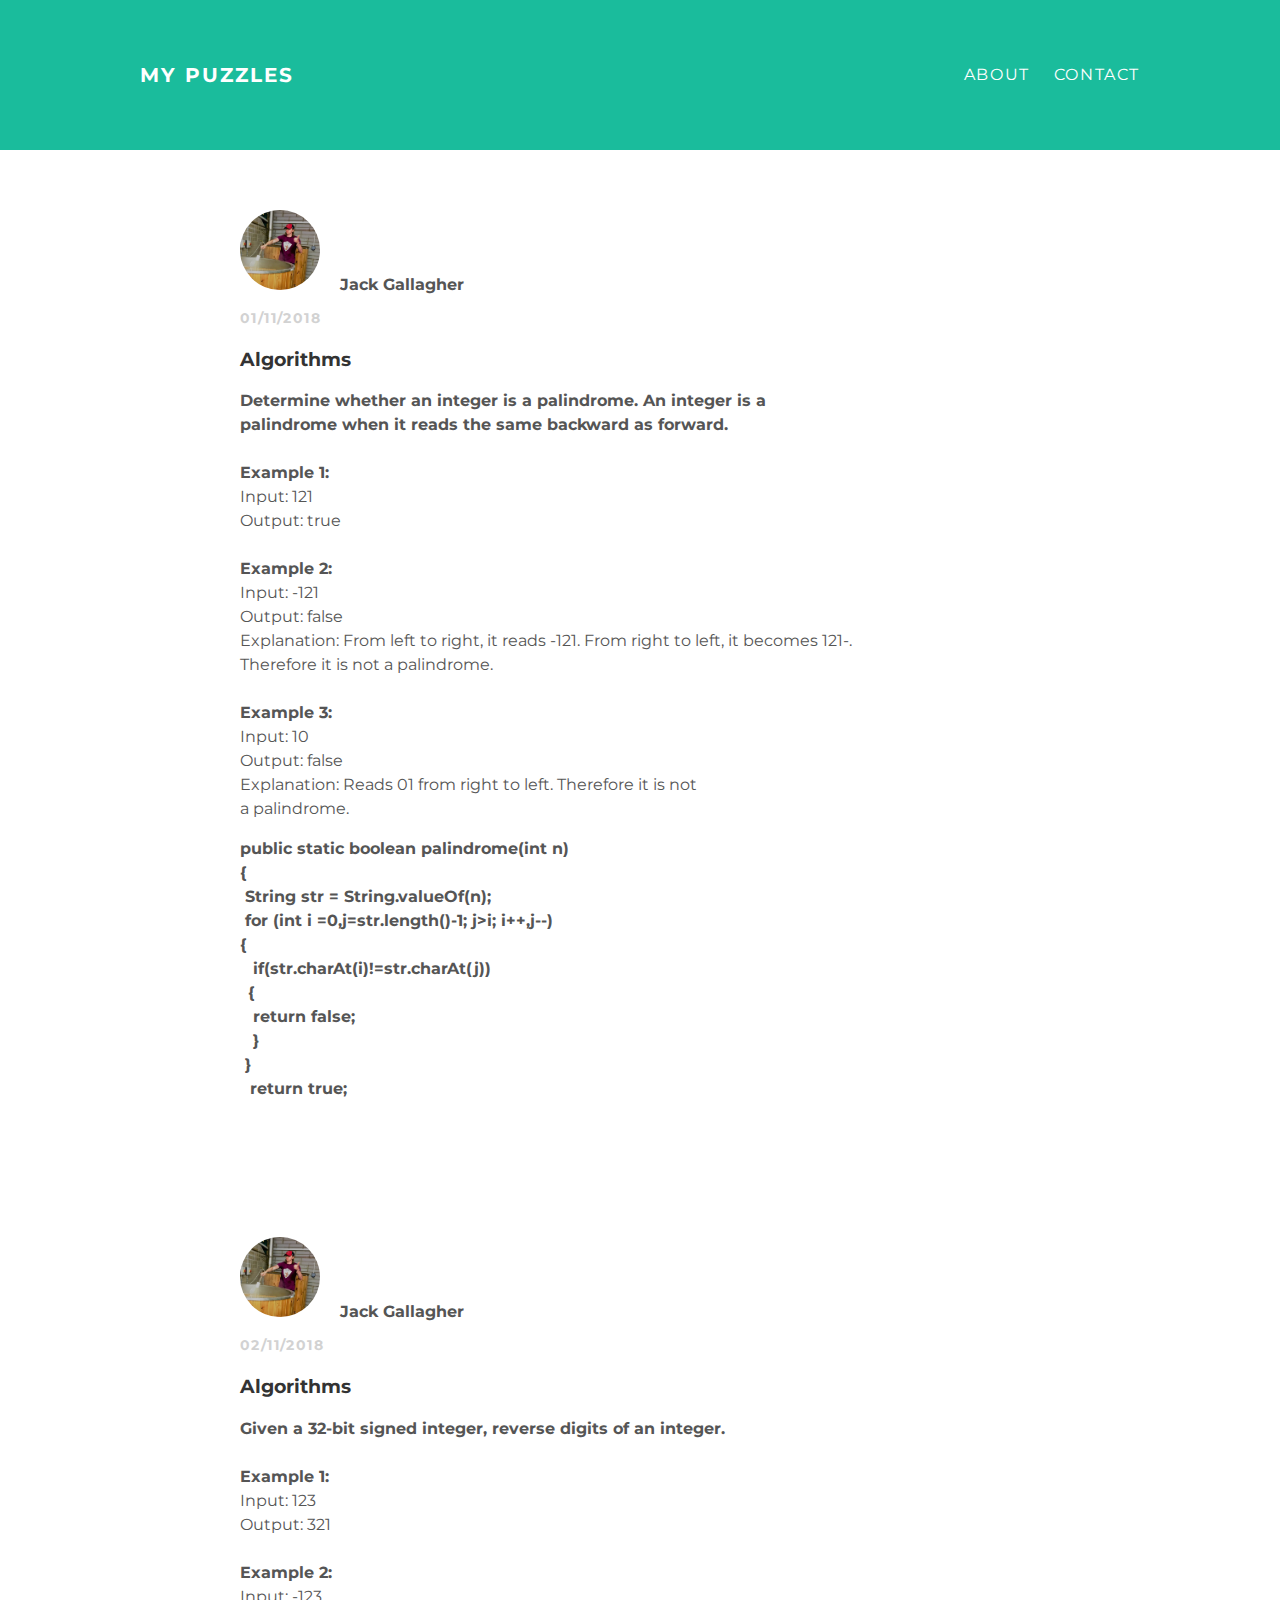
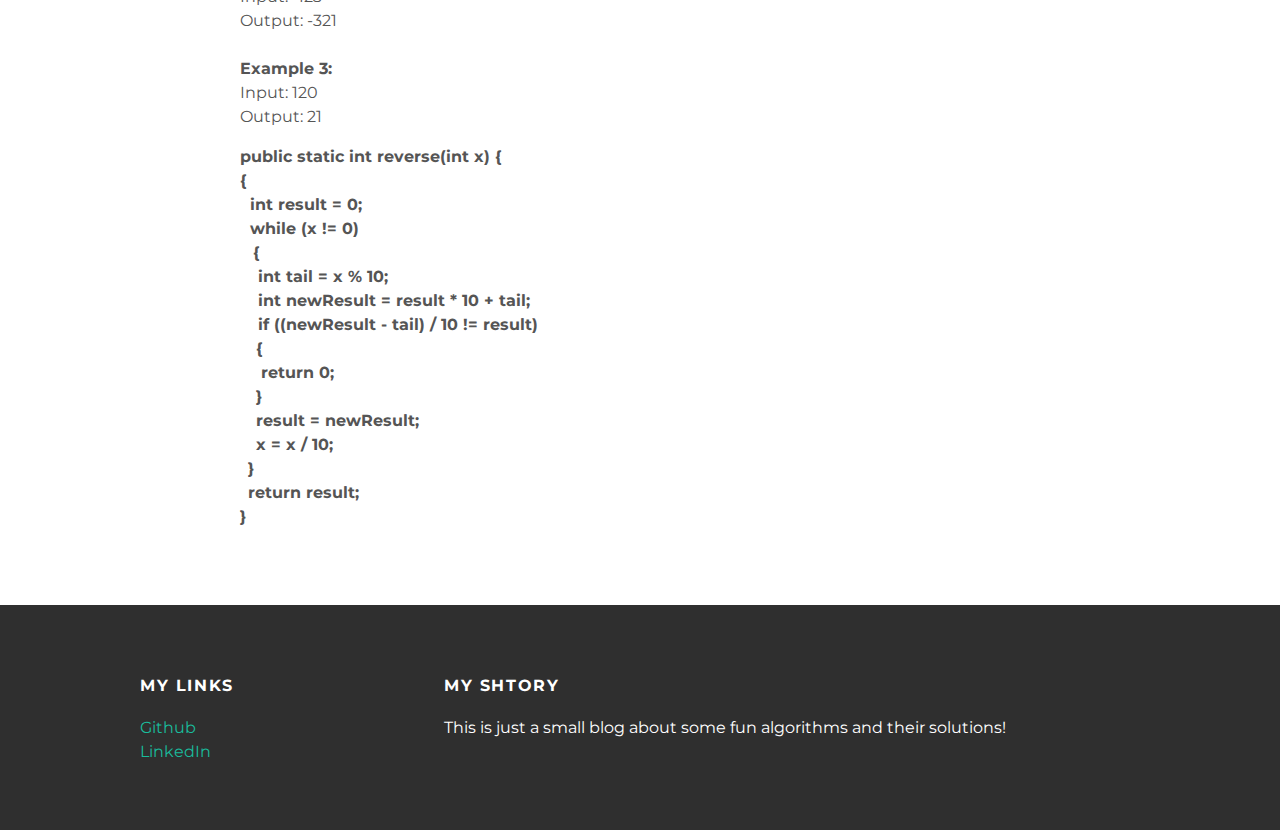
<file: index.html>
<!DOCTYPE html>
<html>

  <head>
    <title> My Blog </title>
    <link rel="stylesheet" type="text/css" href="styles.css">
  </head>

  <body>

    <div id="header">
      <div class="container">
        <a id="header-title" href="index.html">My Puzzles</a>
        <ul id= "header-nav">
          <li><a href="about.html">About</a></li>
          <li><a href="mailto:gallaj10@tcd.ie">Contact</a></li>
        </ul>
        </div>
      </div>

    <div id="content">
      <div class="container">
        <div class="post">
          <div class="post-author">
            <img src="me.png">
            <span>Jack Gallagher</span>
          </div>
          <p class="post-date">01/11/2018</p>
          <h3 class="post-title">Algorithms</h3>
          <div class="post-content">
            <p>
            <strong>Determine whether an integer is a palindrome. An integer is a <br>
              palindrome when it reads the same backward as forward. <br></strong>
              <br>
              <strong>Example 1:<br></strong>
              Input: 121<br>
              Output: true<br>
              <br>
              <strong>Example 2:<br></strong>
              Input: -121<br>
              Output: false<br>
              Explanation: From left to right, it reads -121. From right to left, it becomes 121-.<br>
              Therefore it is not a palindrome.<br>
              <br>
              <strong>Example 3:<br> </strong>
              Input: 10<br>
              Output: false<br>
              Explanation: Reads 01 from right to left. Therefore it is not <br>
              a palindrome.

            </p>
            <p>
            <strong>  public static boolean palindrome(int n)<br>
              {<br>
                &nbsp;String str = String.valueOf(n);<br>
                &nbsp;for (int i =0,j=str.length()-1; j>i; i++,j--)<br>
                {<br>
                &ensp; if(str.charAt(i)!=str.charAt(j))<br>
                  &ensp;{<br>
                    &ensp;&nbsp;return false;<br>
                &ensp; }<br>
                &nbsp;}<br>
              &nbsp;  return true;<br> </strong>
            </p>
          </div>
        </div>
      </div>

      <div id="content">
        <div class="container">
          <div class="post">
            <div class="post-author">
              <img src="me.png">
              <span>Jack Gallagher</span>
            </div>
            <p class="post-date">02/11/2018</p>
            <h3 class="post-title">Algorithms</h3>
            <div class="post-content">
              <p>
                <strong>Given a 32-bit signed integer, reverse digits of an integer.</strong>
                <br>
                <br><strong>Example 1:</strong>
                <br>Input: 123
                <br>Output: 321
                <br>
                <br><strong>Example 2:</strong>
                <br>Input: -123
                <br>Output: -321
                <br>
                <br><strong>Example 3:</strong>
                <br>Input: 120
                <br>Output: 21
              </p>
              <p>
                <strong>  public static int reverse(int x)
	               {<br>
		                 {<br>
			                   &nbsp; int result = 0;
                         <br>
			                   &nbsp; while (x != 0)<br>
			                  &ensp; { <br>
				                  &ensp; &nbsp;int tail = x % 10; <br>
				                  &ensp; &nbsp;int newResult = result * 10 + tail;<br>
				                  &ensp; &nbsp;if ((newResult - tail) / 10 != result)<br>
				                     &emsp;{ <br>
                              &emsp; return 0; <br>
                             &emsp;}<br>
				                      &emsp;result = newResult;<br>
    				                   &emsp;x = x / 10;<br>
			                  &ensp;}<br>

			               &ensp;return result;<br>
	              }</strong>
              </p>
            </div>
          </div>
        </div>


    <div id="footer">
      <div class="container">

        <div class ="column">
          <h4> My Links </h4>
          <p>
            <a href="https://github.com/JackG1996"target="_blank">Github</a>
            <br>
            <a href="https://www.linkedin.com/in/jack-gallagher-60265913a/"target="_blank">LinkedIn</a>
          </p>
        </div>

          <div class ="column">
          <h4> My Shtory </h4>
          <p>
            This is just a small blog about some fun algorithms and their solutions!
          </p>
      </div>

    </div>
  </div>

  </body>
</html>
</file>
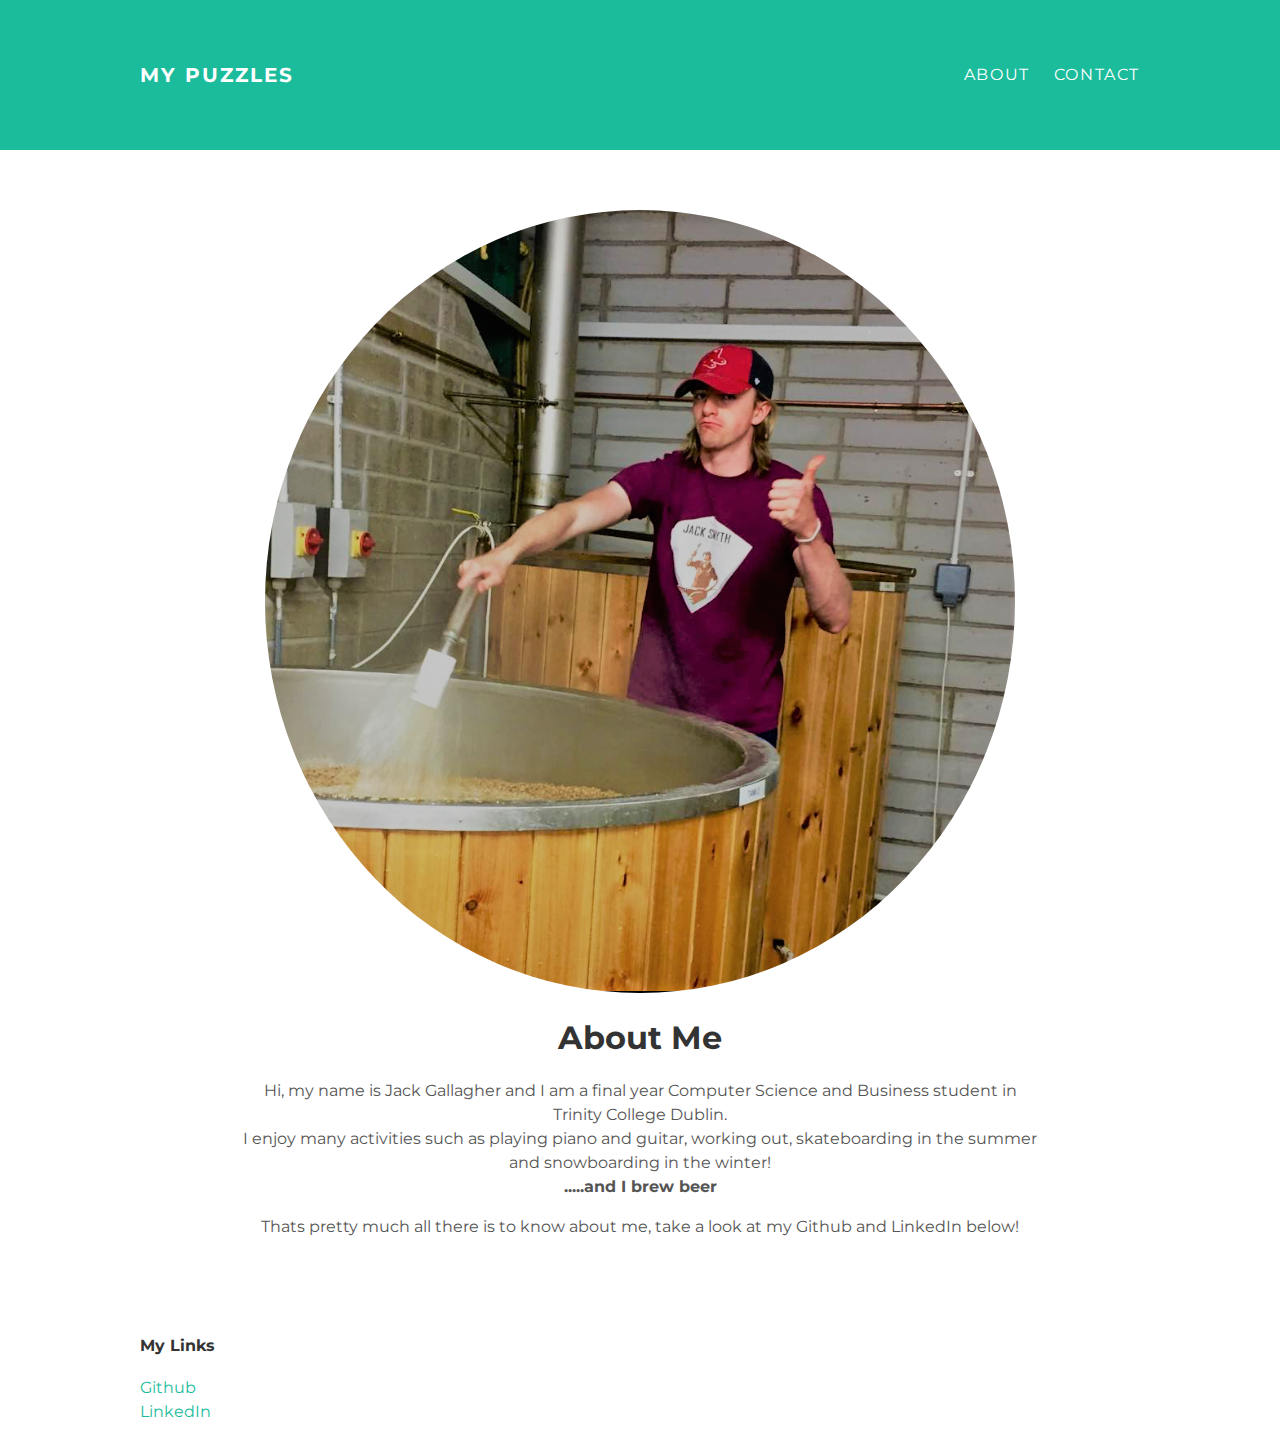
<file: about.html>
<!DOCTYPE html>
<html>

  <head>
    <title> My Blog </title>
    <link rel="stylesheet" type="text/css" href="styles.css">
  </head>

  <body>

        <div id="header">
          <div class="container">
            <a id="header-title" href="index.html">My Puzzles</a>
            <ul id= "header-nav">
              <li><a href="about.html">About</a></li>
              <li><a href="mailto:gallaj10@tcd.ie">Contact</a></li>
            </ul>
            </div>
          </div>

    <div id="content">
      <div class="container">
        <div class="about">
          <div class="about-author">
            <img src="me.png">
          </div>
          <h1 class="about-title">About Me</h1>
          <div class="about-content">
            <p>
              Hi, my name is Jack Gallagher and I am a final year
              Computer Science and Business student in Trinity College Dublin.<br>
              I enjoy many activities such as playing piano and guitar, working out, skateboarding
              in the summer and snowboarding in the winter! <br>
              <strong>.....and I brew beer</strong>
            </p>
            <p>
              Thats pretty much all there is to know about me, take a
              look at my Github and LinkedIn below!
            </p>
          </div> <!-- about-content -->
        </div> <!-- about -->
      </div> <!-- container -->
    </div> <!-- content -->


    <div id="Footer"></div>
      <div class="container">
        <div class ="column">
          <h4> My Links </h4>
          <p>
            <a href="https://github.com/JackG1996" target="_blank">Github</a>
            <br>
            <a href="https://www.linkedin.com/in/jack-gallagher-60265913a/" target="_blank">LinkedIn</a>
          </p>
        </div>
          <div class ="column"></div>
      <!--    <h4> My Shtory </h4>
          <p>
            This is just a small blog about some fun algorithms and their solutions!
          </p> -->
      </div>
  </body>
</html>
</file>
<file: styles.css>
@import url(http://fonts.googleapis.com/css?family=Montserrat:400,700);
/*400 and 700 stand for normal and bold typefaces.*/

body
{
  color:#555;
  margin: 0;
  font-family: 'Montserrat', sans-serif;
}

a{
  color:#1abc9c;
  text-decoration: none;
}
a:hover{
  color:#F6A623;
}

h1,h2,h3,h4{
  color:#333;
}

p{
  line-height: 1.5;
}

.about{
  text-align: center;
}

#header{
  background-color: #1abc9c;
  height:150px;
  line-height:150px;
  font-style: courier;
}

#header a {
 color: white;
 text-transform: uppercase;
 letter-spacing: 0.1em;
}

#header a:hover {
 color: #222;
}

#header-title{
  display: block;
  float: left;

  font-size: 20px;
  font-weight: bold;
}

#header-nav{
  display: block;
  float: right;
  margin-top:0;
  }

  #header-nav li {
   display: inline;
   padding-left:20px;
  }

.container{
  max-width:1000px;
  margin: 0 auto;
}

.post, .about{
  max-width: 800px;
  margin: 0 auto;
  padding: 60px 0;
}

.post-author img{
  width: 80px;
  height: 80px;
  verical-align: middle;
}

.post-author img,
.about-author img {
 border-radius: 50%;
}

.post-author span{
  margin-left: 16px;
  font-weight: bold;
}

.post-date{

  color: #D2D2D2;

  font-size: 14px;
  font-weight: bold;

  text-transform: uppercase;
  letter-spacing: 0.1em;
}

#footer{
  background-color: #2f2f2f;
  padding: 50px 0;
}

#footer h4{
  color:white;
  text-transform:uppercase;
  letter-spacing: 0.1em;
}

#footer p{
  color: white;
}

.column{
  min-width: 300px;
  display: inline-block;
  vertical-align: top;
}
/*inline-block lets block elements keep their widths and heights, but lines them up in a row.*/
</file>
